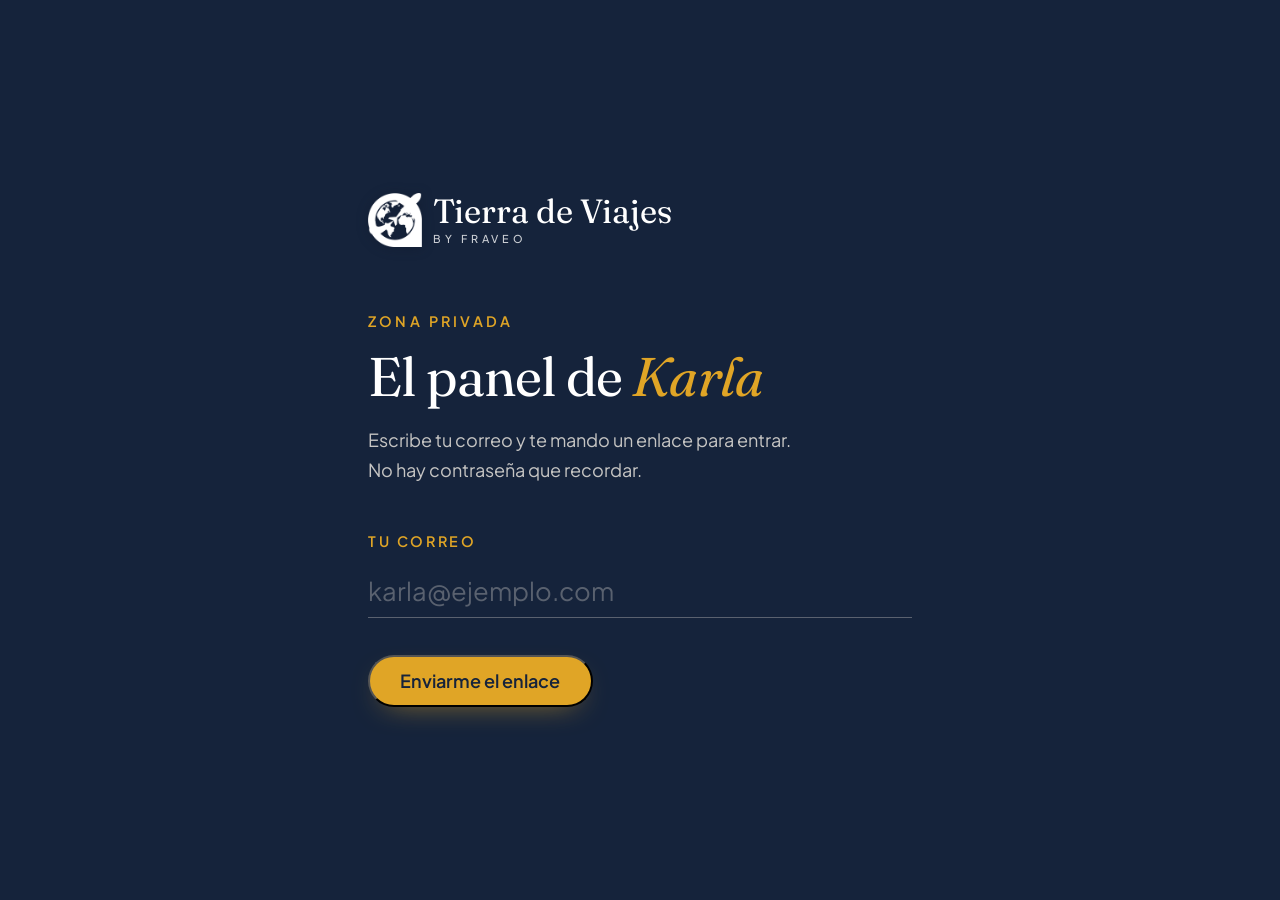
<file: public/admin/index.html>
<!DOCTYPE html>
<html lang="es">
<head>
<meta charset="UTF-8" />
<meta name="viewport" content="width=device-width, initial-scale=1.0" />
<title>Panel · Tierra de Viajes</title>
<!-- Zona privada: fuera de buscadores. -->
<meta name="robots" content="noindex, nofollow" />

<link rel="preconnect" href="https://fonts.googleapis.com" />
<link rel="preconnect" href="https://fonts.gstatic.com" crossorigin />
<link href="https://fonts.googleapis.com/css2?family=Fraunces:ital,opsz,wght@0,9..144,400;0,9..144,500;0,9..144,600;1,9..144,400;1,9..144,500&family=Plus+Jakarta+Sans:wght@400;500;600;700&display=swap" rel="stylesheet" />

<!-- El sistema de diseño de la landing, tal cual. admin.css solo añade lo que un panel necesita. -->
<link rel="stylesheet" href="../css/styles.css" />
<link rel="stylesheet" href="css/admin.css" />
</head>
<body class="admin">

<main class="admin__main">

  <!-- Mientras se comprueba si ya hay sesión abierta. Evita el parpadeo
       de mostrar el formulario de acceso a quien ya entró. -->
  <section class="pantalla" data-pantalla="cargando" hidden>
    <p class="admin__cargando">Un momento…</p>
  </section>

  <!-- ACCESO -->
  <section class="pantalla" data-pantalla="acceso" hidden>
    <div class="acceso">
      <div class="logo">
        <img class="logo__mark" src="../img/logo-emblema.png" alt="" width="256" height="256" />
        <span>Tierra de Viajes<small>by Fraveo</small></span>
      </div>

      <p class="label light">Zona privada</p>
      <h1>El panel de <em>Karla</em></h1>
      <p class="acceso__intro">
        Escribe tu correo y te mando un enlace para entrar.
        No hay contraseña que recordar.
      </p>

      <form class="acceso__form" id="form-acceso" novalidate>
        <label for="correo">Tu correo</label>
        <input
          type="email" id="correo" name="correo"
          autocomplete="email" inputmode="email"
          placeholder="karla@ejemplo.com" required />

        <button type="submit" class="btn btn--oro" id="boton-enviar">
          Enviarme el enlace
        </button>
      </form>

      <p class="acceso__error" id="error-acceso" role="alert" hidden></p>
    </div>
  </section>

  <!-- CORREO ENVIADO -->
  <section class="pantalla" data-pantalla="enviado" hidden>
    <div class="acceso">
      <p class="label light">Ya casi</p>
      <h1>Te mandé un <em>correo</em></h1>
      <p class="acceso__intro">
        Va para <b id="correo-enviado"></b>. Ábrelo y toca el enlace de adentro.
      </p>
      <p class="acceso__nota">
        Ábrelo <b>en este mismo dispositivo</b>: el enlace abre la sesión donde lo toques.
        Si no aparece en unos minutos, revisa la carpeta de spam.
      </p>
      <button type="button" class="acceso__volver" id="boton-volver">Usar otro correo</button>
    </div>
  </section>

  <!-- PANEL (el contenido llega en el Paso 3) -->
  <section class="pantalla" data-pantalla="panel" hidden>
    <header class="panel__top">
      <div class="wrap panel__top-inner">
        <div class="logo logo--oscuro">
          <img class="logo__mark" src="../img/logo-emblema.png" alt="" width="256" height="256" />
          <span>Tierra de Viajes<small>by Fraveo</small></span>
        </div>
        <div class="panel__sesion">
          <span id="correo-sesion"></span>
          <button type="button" class="panel__salir" id="boton-salir">Cerrar sesión</button>
        </div>
      </div>
    </header>

    <div class="wrap panel__cuerpo">

      <nav class="panel__nav">
        <button type="button" class="panel__pestania panel__pestania--activa" data-vista="alta">
          Nuevo itinerario
        </button>
        <button type="button" class="panel__pestania" data-vista="lista">
          Mis itinerarios
        </button>
      </nav>

      <!-- ALTA -->
      <div id="vista-alta">
        <p class="label">Nuevo</p>
        <h1 class="panel__titulo">Entregar un <em>itinerario</em></h1>
        <p class="panel__intro">
          Sube el PDF como lo tengas. El sistema no toca su contenido:
          solo le pone un enlace bonito que tu cliente nunca va a perder.
        </p>

        <form class="formulario" id="form-itinerario" novalidate>

          <div class="campo">
            <label for="cliente">Nombre del cliente</label>
            <input type="text" id="cliente" name="cliente" autocomplete="off"
                   placeholder="Ana y Luis" required />
          </div>

          <div class="campo">
            <label for="titulo">Título del viaje</label>
            <input type="text" id="titulo" name="titulo" autocomplete="off"
                   placeholder="Italia de Ana y Luis" required />
            <p class="campo__ayuda">Es lo que tu cliente va a ver como encabezado de su página.</p>
          </div>

          <div class="campo">
            <span class="campo__etiqueta">¿Qué le entregas?</span>
            <div class="opciones">
              <label class="opcion">
                <input type="radio" name="tipo" value="viaje" checked />
                <span>Un viaje</span>
              </label>
              <label class="opcion">
                <input type="radio" name="tipo" value="asesoria" />
                <span>Una asesoría</span>
              </label>
            </div>
          </div>

          <!-- Las fechas van destacadas a propósito: de ellas dependen la caducidad
               del enlace y el botón de calendario (CONTEXTO.md §7.1). -->
          <div class="campo campo--fechas">
            <span class="campo__etiqueta">Fechas del viaje</span>
            <div class="fechas">
              <label for="inicio">Del <input type="date" id="inicio" name="inicio" /></label>
              <label for="fin">Al <input type="date" id="fin" name="fin" /></label>
            </div>
            <p class="campo__ayuda" id="ayuda-caducidad">
              De aquí salen el botón de calendario y la caducidad del enlace.
              Si las dejas vacías, el enlace caduca en 6 meses.
            </p>
          </div>

          <div class="campo">
            <label for="pdf">El PDF del itinerario</label>
            <input type="file" id="pdf" name="pdf" accept="application/pdf" required />
            <p class="campo__ayuda" id="ayuda-pdf">Solo PDF, hasta 25 MB.</p>
          </div>

          <p class="formulario__error" id="error-alta" role="alert" hidden></p>

          <button type="submit" class="btn btn--marino" id="boton-crear">
            Crear el enlace
          </button>
        </form>
      </div>

      <!-- RESULTADO -->
      <div id="vista-resultado" hidden>
        <p class="label">Listo</p>
        <h1 class="panel__titulo">Ya quedó el <em>enlace</em></h1>
        <p class="panel__intro" id="resultado-intro"></p>

        <div class="resultado__enlace">
          <code id="enlace-generado"></code>
          <button type="button" class="btn btn--marino" id="boton-copiar-enlace">Copiar</button>
        </div>

        <div class="campo campo--mensaje">
          <label for="mensaje">Mensaje para WhatsApp</label>
          <p class="campo__ayuda">Cámbialo a tu gusto antes de copiarlo.</p>
          <textarea id="mensaje" name="mensaje" rows="9"></textarea>
          <div class="resultado__acciones">
            <button type="button" class="btn btn--marino" id="boton-copiar-mensaje">Copiar mensaje</button>
            <button type="button" class="resultado__otro" id="boton-otro">Crear otro itinerario</button>
          </div>
        </div>
      </div>

      <!-- LISTA -->
      <div id="vista-lista" hidden>
        <p class="label">Todos</p>
        <h1 class="panel__titulo">Tus <em>itinerarios</em></h1>

        <div class="campo campo--buscador">
          <label for="buscador">Buscar</label>
          <input type="search" id="buscador" autocomplete="off"
                 placeholder="Nombre del cliente o del viaje" />
        </div>

        <p class="lista__aviso" id="lista-cargando">Cargando…</p>
        <p class="lista__aviso lista__aviso--error" id="error-lista" role="alert" hidden></p>
        <p class="lista__aviso" id="lista-vacia" hidden></p>

        <div class="lista" id="lista-itinerarios"></div>
      </div>

      <!-- Un solo campo de archivo para todos los reemplazos: se dispara desde
           el botón de la tarjeta que toque. -->
      <input type="file" id="reemplazo-pdf" accept="application/pdf" hidden />

    </div>
  </section>

</main>

<!-- Cliente de Supabase (copia local: el panel no depende de que un CDN esté vivo). -->
<script src="js/vendor/supabase.js"></script>
<script type="module" src="js/sesion.js"></script>
<script type="module" src="js/panel.js"></script>
<script type="module" src="js/navegacion.js"></script>
</body>
</html>
</file>
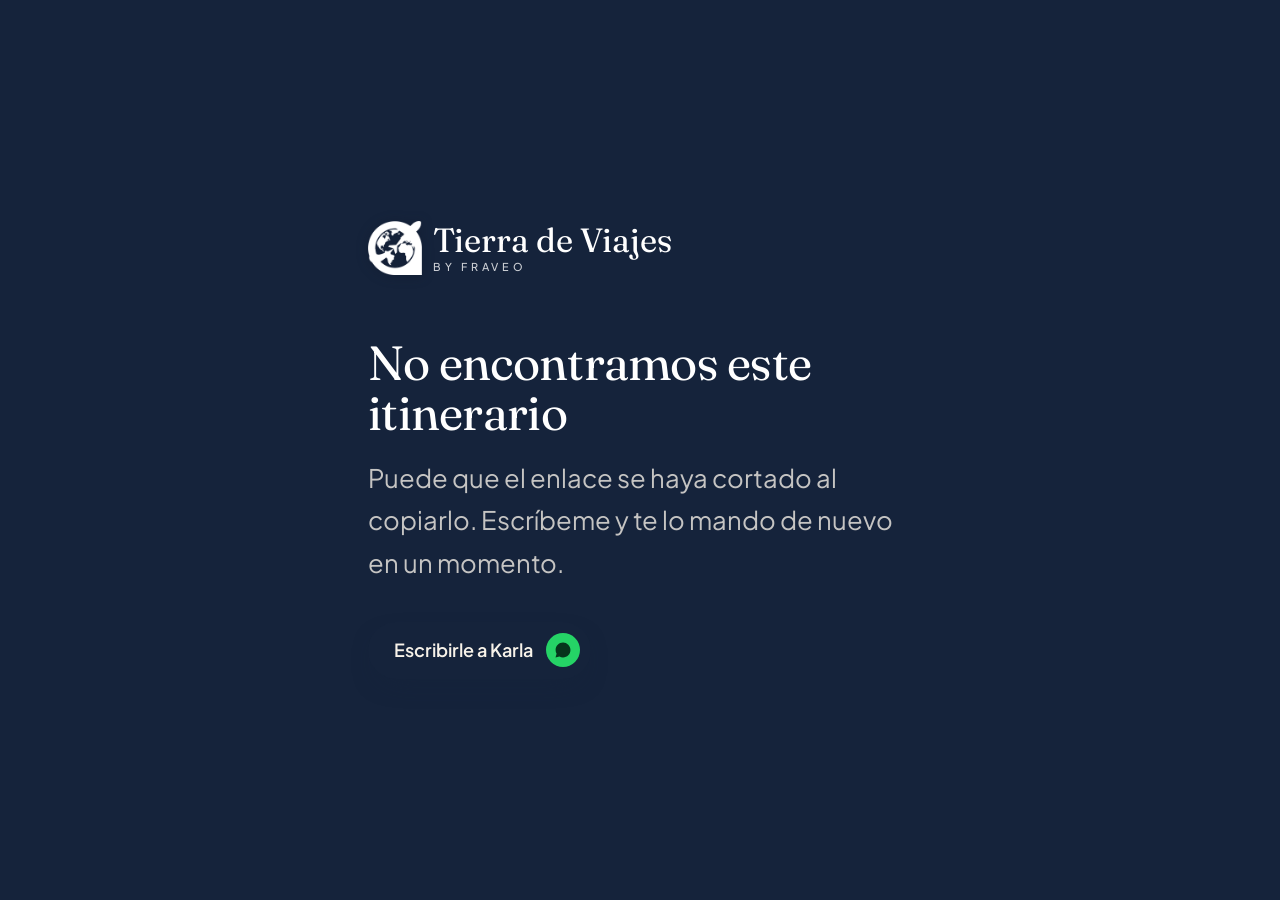
<file: public/viaje/index.html>
<!DOCTYPE html>
<html lang="es">
<head>
<meta charset="UTF-8" />
<meta name="viewport" content="width=device-width, initial-scale=1.0" />
<title>Tu itinerario · Tierra de Viajes</title>

<!-- La vista previa que arma WhatsApp al pegar el enlace descarga esta página.
     Por eso las etiquetas de abajo son genéricas y de marca: nunca el nombre del
     cliente ni su destino (PLAN-DE-TRABAJO.md §2.2). Quien vea el chat por encima
     del hombro no debe enterarse de nada. -->
<meta property="og:title" content="Tu itinerario · Tierra de Viajes" />
<meta property="og:description" content="Tu viaje, siempre a la mano." />
<meta property="og:type" content="website" />
<meta name="robots" content="noindex, nofollow" />

<link rel="preconnect" href="https://fonts.googleapis.com" />
<link rel="preconnect" href="https://fonts.gstatic.com" crossorigin />
<link href="https://fonts.googleapis.com/css2?family=Fraunces:ital,opsz,wght@0,9..144,400;0,9..144,500;0,9..144,600;1,9..144,400;1,9..144,500&family=Plus+Jakarta+Sans:wght@400;500;600;700&display=swap" rel="stylesheet" />

<link rel="stylesheet" href="../css/styles.css" />
<link rel="stylesheet" href="css/viaje.css" />
</head>
<body class="viaje">

<!-- CARGANDO -->
<section class="estado" data-estado="cargando">
  <p class="estado__texto">Abriendo tu itinerario…</p>
</section>

<!-- ITINERARIO -->
<main class="estado" data-estado="ok" hidden>

  <header class="cabecera">
    <div class="wrap cabecera__inner">
      <div class="logo">
        <img class="logo__mark" src="../img/logo-emblema.png" alt="" width="256" height="256" />
        <span>Tierra de Viajes<small>by Fraveo</small></span>
      </div>
    </div>
  </header>

  <div class="wrap">

    <section class="saludo">
      <p class="label">Tu viaje</p>
      <h1 id="saludo-titulo"></h1>
      <p class="saludo__fechas" id="saludo-fechas"></p>
      <p class="saludo__actualizado" id="saludo-actualizado"></p>
    </section>

    <!-- Lo que el cliente vino a hacer, sin nada que estorbe alrededor -->
    <section class="acciones">
      <button type="button" class="btn btn--grande" id="boton-abrir">
        Abrir mi itinerario
      </button>
      <button type="button" class="btn btn--grande btn--claro" id="boton-descargar">
        Descargar
      </button>
      <p class="acciones__error" id="error-pdf" role="alert" hidden></p>
    </section>

    <!-- El visor solo aparece en pantallas grandes y bajo petición:
         en iPhone el PDF incrustado sale en blanco (PLAN-DE-TRABAJO.md §2.3). -->
    <section class="visor" id="visor" hidden>
      <iframe id="visor-marco" title="Tu itinerario"></iframe>
    </section>

    <!-- El modo sin conexión de este proyecto es este consejo, no un service worker.
         El PDF descargado lo entiende cualquiera y no se queda desactualizado
         sin avisar (PLAN-DE-TRABAJO.md §4). -->
    <section class="offline">
      <h2>Antes de viajar, descárgalo</h2>
      <p>
        Guárdalo en tu celular mientras tengas internet. Así lo vas a poder abrir
        en el viaje aunque no tengas señal ni WiFi.
      </p>
    </section>

    <!-- El calendario del teléfono avisa solo y funciona sin internet: para quien
         viaja con el roaming apagado es la capa más útil de todas. -->
    <section class="calendario" id="calendario" hidden>
      <h2>Que no se te olvide</h2>
      <p>
        Guarda las fechas en el calendario de tu teléfono. Te va a avisar tres días
        antes y lleva este enlace dentro, por si lo necesitas.
      </p>
      <button type="button" class="btn btn--claro" id="boton-calendario">
        Agregar a mi calendario
      </button>
    </section>

    <section class="extras">
      <button type="button" class="extras__accion" id="boton-imprimir">
        Imprimir mi itinerario
      </button>
    </section>

    <section class="contacto">
      <h2>¿Algo cambió en tu viaje?</h2>
      <p>Escríbeme y lo vemos. Estoy para ayudarte antes, durante y después.</p>
      <a class="btn" id="boton-whatsapp" href="#">
        Escribirle a Karla
        <span class="wa"><svg viewBox="0 0 24 24" fill="currentColor"><path d="M12.04 2C6.58 2 2.13 6.45 2.13 11.91c0 1.75.46 3.45 1.32 4.95L2 22l5.25-1.38a9.9 9.9 0 0 0 4.79 1.22c5.46 0 9.9-4.45 9.9-9.91 0-2.65-1.03-5.14-2.9-7.01A9.82 9.82 0 0 0 12.04 2Z"/></svg></span>
      </a>
    </section>

    <!-- Solo se ve en papel: si pierdes la hoja, aquí está cómo volver. -->
    <section class="solo-impresion" id="pie-impresion">
      <p class="solo-impresion__titulo">Si pierdes este papel</p>
      <p>Entra a esta dirección desde cualquier teléfono o computadora:</p>
      <p class="solo-impresion__enlace" id="enlace-impreso"></p>
      <div class="solo-impresion__qr" id="qr"></div>
    </section>

  </div>

  <footer class="pie">
    <div class="wrap">
      <p>Tierra de Viajes <em>by Fraveo</em> · Diseño de viajes a Europa</p>
    </div>
  </footer>
</main>

<!-- ENLACE QUE NO LLEVA A NINGÚN LADO -->
<!-- Los tres finales tristes comparten plantilla y cambian solo el texto.
     Ninguno enseña un error técnico: siempre hay una salida y es Karla. -->
<section class="estado estado--triste" data-estado="problema" hidden>
  <div class="wrap triste">
    <div class="logo logo--oscuro">
      <img class="logo__mark" src="../img/logo-emblema.png" alt="" width="256" height="256" />
      <span>Tierra de Viajes<small>by Fraveo</small></span>
    </div>
    <h1 id="triste-titulo"></h1>
    <p id="triste-texto"></p>
    <a class="btn" id="triste-whatsapp" href="#">
      Escribirle a Karla
      <span class="wa"><svg viewBox="0 0 24 24" fill="currentColor"><path d="M12.04 2C6.58 2 2.13 6.45 2.13 11.91c0 1.75.46 3.45 1.32 4.95L2 22l5.25-1.38a9.9 9.9 0 0 0 4.79 1.22c5.46 0 9.9-4.45 9.9-9.91 0-2.65-1.03-5.14-2.9-7.01A9.82 9.82 0 0 0 12.04 2Z"/></svg></span>
    </a>
  </div>
</section>

<!-- Generador de QR (copia local). El código se dibuja aquí, en el navegador:
     mandar el enlace a un servicio externo de QR sería entregarle a un tercero
     la llave del itinerario del cliente. -->
<script src="js/vendor/qrcode.js"></script>
<script type="module" src="js/viaje.js"></script>
</body>
</html>
</file>
<file: public/css/styles.css>
/* Tierra de Viajes by Fraveo — hoja de estilos
   Sistema de diseño, layout y animaciones de la landing. */

  :root{
    --navy:#15233B; --navy-2:#1A2A47; --gold:#E0A526; --gold-deep:#B9810F;
    --cream:#F7F2E9; --cream-2:#EFE6D4; --wa:#25D366; --red:#C2362F;
    --ink:#1B2433; --ink-soft:#5A6275;

    --step--1:clamp(0.8rem, 0.76rem + 0.2vw, 0.9rem);
    --step-0:clamp(1rem, 0.95rem + 0.25vw, 1.13rem);
    --step-1:clamp(1.2rem, 1rem + 0.9vw, 1.6rem);
    --step-2:clamp(1.9rem, 1.25rem + 2.7vw, 3.4rem);
    --step-3:clamp(2.6rem, 1.3rem + 5.4vw, 6.2rem);
    --step-4:clamp(3.4rem, 1.5rem + 8vw, 9rem);

    --maxw:1280px;
    --ease:cubic-bezier(0.22,1,0.36,1);
  }
  *{box-sizing:border-box;margin:0;padding:0;}
  html{-webkit-font-smoothing:antialiased;}
  body{background:var(--cream);color:var(--ink);font-family:"Plus Jakarta Sans",system-ui,sans-serif;font-size:var(--step-0);line-height:1.65;overflow-x:hidden;}
  html.lenis,html.lenis body{height:auto;}
  .lenis.lenis-smooth{scroll-behavior:auto!important;}
  .wrap{width:min(90%,var(--maxw));margin-inline:auto;}
  img{max-width:100%;display:block;}

  h1,h2,h3{font-family:"Fraunces",Georgia,serif;font-weight:400;line-height:1.04;letter-spacing:-0.015em;}
  em{font-style:italic;}

  /* label sin líneas decorativas — solo tipografía */
  .label{font-size:var(--step--1);font-weight:600;letter-spacing:0.22em;text-transform:uppercase;color:var(--gold-deep);}
  .label.light{color:var(--gold);}
  .label .idx{font-family:"Fraunces",serif;font-style:italic;font-weight:400;letter-spacing:0;margin-right:.6rem;opacity:.9;}

  /* ---------- BOTÓN refinado: marino con punto verde de acento ---------- */
  .btn{display:inline-flex;align-items:center;gap:.85rem;background:var(--navy);color:var(--cream);
    font-family:"Plus Jakarta Sans";font-weight:600;font-size:var(--step-0);
    padding:.7rem .7rem .7rem 1.6rem;border-radius:999px;text-decoration:none;
    transition:transform .5s var(--ease),box-shadow .5s var(--ease);box-shadow:0 10px 30px -16px rgba(21,35,59,.7);}
  .btn:hover{transform:translateY(-3px);box-shadow:0 22px 44px -20px rgba(21,35,59,.75);}
  .btn .wa{width:34px;height:34px;flex:none;display:grid;place-items:center;border-radius:50%;background:var(--wa);color:#06351c;transition:transform .5s var(--ease);}
  .btn:hover .wa{transform:rotate(8deg) scale(1.06);}
  .btn .wa svg{width:18px;height:18px;}
  .btn.ghost{background:transparent;color:var(--cream);border:1px solid rgba(247,242,233,.35);box-shadow:none;padding:.55rem .55rem .55rem 1.3rem;font-size:var(--step--1);}
  .btn.ghost:hover{border-color:var(--cream);}
  .btn.ghost .wa{width:28px;height:28px;}
  .btn.ghost .wa svg{width:15px;height:15px;}

  .arrow-link{display:inline-flex;align-items:center;gap:.5rem;color:var(--navy);font-weight:600;text-decoration:none;transition:gap .35s var(--ease);}
  .arrow-link::after{content:"→";color:var(--gold-deep);transition:transform .35s var(--ease);}
  .arrow-link:hover{gap:.8rem;}

  /* ---------- máscaras de revelado ---------- */
  /* padding compensado: deja respirar los descendentes de la itálica sin mover el layout */
  .mask{overflow:hidden;padding-block:0.12em;margin-block:-0.12em;}
  .js .rise{transform:translateY(110%);will-change:transform;}
  .js .fade{opacity:0;transform:translateY(24px);will-change:transform,opacity;}
  .reveal-img{position:relative;overflow:hidden;}
  .reveal-img .img-i{position:absolute;inset:0;background-size:cover;background-position:center;}
  .js .reveal-img{clip-path:inset(100% 0 0 0);}
  .js .reveal-img .img-i{transform:scale(1.35);}

  /* Tratamiento de foto cohesivo — misma temperatura cálida y editorial en TODAS las imágenes */
  .hero__img,.karla__photo .img-i,.gitem .img-i,.cut__img{
    filter:saturate(0.82) contrast(1.06) brightness(0.98) sepia(0.12);
  }

  /* ============================== NAV ============================== */
  .nav{position:absolute;top:0;left:0;right:0;z-index:30;padding:clamp(1.1rem,3vw,1.9rem) 0;}
  .nav .wrap{display:flex;align-items:center;justify-content:space-between;}
  .logo{display:flex;align-items:center;gap:.72rem;font-family:"Fraunces",serif;font-size:clamp(1.55rem, 1.25rem + 1.2vw, 2.1rem);color:#fff;line-height:1;}
  /* emblema en em: escala solo con el tamaño del logotipo */
  .logo__mark{height:1.6em;width:auto;flex:none;filter:drop-shadow(0 1px 6px rgba(16,25,43,.45));}
  .logo>span{white-space:nowrap;}   /* el nombre nunca se parte en dos líneas */
  .logo small{display:block;font-family:"Plus Jakarta Sans";font-size:.68rem;letter-spacing:.34em;text-transform:uppercase;opacity:.78;font-weight:500;margin-top:5px;}
  .nav-links{display:flex;gap:var(--space-m,2rem);align-items:center;}
  .nav-links a:not(.btn){color:#fff;text-decoration:none;font-size:var(--step--1);font-weight:500;opacity:.85;margin-left:2rem;white-space:nowrap;transition:opacity .3s;}
  .nav-links a:not(.btn):hover{opacity:1;}
  @media(max-width:860px){.nav-links a:not(.btn){display:none;}}
  /* en móvil el logotipo se reduce para dejar aire frente al botón */
  @media(max-width:560px){
    .logo{font-size:clamp(1.05rem, 0.55rem + 2.3vw, 1.3rem);gap:.5rem;}
    .logo__mark{height:1.5em;}
    .logo small{font-size:.54rem;letter-spacing:.26em;margin-top:3px;}
  }

  /* ============================== HERO ============================== */
  .hero{position:relative;min-height:100svh;display:flex;align-items:flex-end;color:#fff;background:var(--navy);overflow:hidden;}
  /* Encuadre anclado abajo (75%): prioriza canal/barcos/puente y recorta cielo, en cualquier proporción de pantalla */
  .hero__img{position:absolute;inset:0;background:var(--navy) url("https://images.unsplash.com/photo-1523906834658-6e24ef2386f9?q=80&w=2200&auto=format&fit=crop") center 75%/cover;transform:scale(1.06);animation:zoom 18s var(--ease) forwards;}
  @keyframes zoom{to{transform:scale(1);}}
  .hero__veil{position:absolute;inset:0;background:linear-gradient(to top,rgba(16,25,43,.94) 0%,rgba(16,25,43,.34) 46%,rgba(16,25,43,.06) 82%),linear-gradient(105deg,rgba(16,25,43,.5),transparent 60%);}
  .hero__grain{position:absolute;inset:0;opacity:.05;pointer-events:none;mix-blend-mode:overlay;background-image:url("data:image/svg+xml;utf8,<svg xmlns='http://www.w3.org/2000/svg' width='120' height='120'><filter id='n'><feTurbulence type='fractalNoise' baseFrequency='0.9' numOctaves='3'/></filter><rect width='100%25' height='100%25' filter='url(%23n)'/></svg>");}
  /* etiqueta vertical lateral — toque editorial asimétrico */
  .hero__side{position:absolute;right:clamp(1rem,4vw,3rem);top:50%;transform:translateY(-50%) rotate(90deg);transform-origin:right center;z-index:3;font-size:var(--step--1);letter-spacing:.4em;text-transform:uppercase;color:rgba(255,255,255,.55);}
  @media(max-width:860px){.hero__side{display:none;}}
  .hero__content{position:relative;z-index:2;padding-bottom:clamp(3rem,9vh,7rem);width:100%;}
  .hero__inner{max-width:60rem;}
  .hero h1{font-size:var(--step-3);margin:1.4rem 0 1.4rem;max-width:16ch;}
  .hero h1 em{color:var(--gold);}
  .hero__sub{font-size:var(--step-0);font-weight:400;max-width:46ch;color:rgba(255,255,255,.84);margin-bottom:2.2rem;}
  .trust{display:flex;flex-wrap:wrap;gap:.6rem 2.6rem;align-items:center;margin-top:clamp(2.4rem,6vh,4.5rem);font-size:var(--step--1);color:rgba(255,255,255,.72);}
  .trust b{color:#fff;font-weight:600;}
  .stars{color:var(--gold);letter-spacing:2px;}

  /* ============================== KARLA ============================== */
  .karla{padding:clamp(6rem,13vw,12rem) 0;background:var(--cream);position:relative;}
  /* nombre gigante de fondo, editorial */
  /* top calculado para que el nombre nunca choque con la foto en ningún ancho de pantalla:
     padding-top de .karla = clamp(6rem,13vw,12rem); alto del ghost = --step-4. top + alto < padding-top siempre. */
  .karla__ghost{position:absolute;top:clamp(1.2rem, 2.2vw, 2.6rem);left:0;right:0;text-align:center;font-family:"Fraunces",serif;font-style:italic;font-size:var(--step-4);color:var(--cream-2);line-height:1;pointer-events:none;z-index:0;white-space:nowrap;}
  .karla .wrap{position:relative;z-index:1;}
  .karla__grid{display:grid;grid-template-columns:1.05fr 0.95fr;gap:clamp(2.5rem,7vw,7rem);align-items:end;}
  .karla__photo{aspect-ratio:4/5;border-radius:2px;background:var(--cream-2);}
  .karla__photo .img-i{background-image:url("../img/karla.webp");}
  .karla__text{padding-bottom:clamp(1rem,4vw,3rem);}
  .karla h2{font-size:clamp(1.75rem, 1.15rem + 2.3vw, 3rem);margin:1.2rem 0 1.6rem;max-width:19ch;}
  .karla h2 em{color:var(--gold-deep);}
  .karla p{color:var(--ink-soft);max-width:46ch;margin-bottom:1.4rem;}
  .karla p .lead{color:var(--ink);font-weight:500;}
  .creds{margin-top:2rem;display:flex;flex-wrap:wrap;gap:.4rem 1.6rem;font-size:var(--step--1);font-weight:600;color:var(--navy);}
  .creds span{position:relative;}
  .creds span:not(:last-child)::after{content:"";position:absolute;right:-.85rem;top:50%;width:3px;height:3px;border-radius:50%;background:var(--gold);transform:translateY(-50%);}
  @media(max-width:860px){.karla__grid{grid-template-columns:1fr;gap:3rem;}.karla__photo{max-width:360px;}.karla__ghost{display:none;}}

  /* ============================== WHY (problema) — asimétrico ============================== */
  .why{padding:clamp(6rem,13vw,12rem) 0;background:var(--navy);color:var(--cream);}
  .why__grid{display:grid;grid-template-columns:1fr 1fr;gap:clamp(2rem,6vw,5rem);align-items:start;}
  .why__big{font-family:"Fraunces",serif;font-size:var(--step-2);line-height:1.08;color:#fff;}
  .why__big em{color:var(--gold);}
  .why__col{align-self:end;color:rgba(255,255,255,.74);}
  .why__col p{margin-bottom:1.2rem;max-width:42ch;}
  @media(max-width:860px){.why__grid{grid-template-columns:1fr;gap:2rem;}}

  /* ============================== HOW — sticky + lista ============================== */
  .how{padding:clamp(6rem,13vw,12rem) 0;background:var(--cream);position:relative;overflow:hidden;}
  .how .wrap{position:relative;z-index:1;}
  .how__grid{display:grid;grid-template-columns:0.85fr 1.15fr;gap:clamp(2.5rem,7vw,6rem);align-items:start;}
  .how__head{position:sticky;top:14vh;}
  .how__head h2{font-size:var(--step-2);margin-top:1.2rem;max-width:12ch;}
  .step{display:grid;grid-template-columns:auto 1fr;gap:clamp(1.2rem,3vw,2.4rem);padding:clamp(1.6rem,3.5vw,2.6rem) 0;border-top:1px solid rgba(21,35,59,.12);}
  .step:last-child{border-bottom:1px solid rgba(21,35,59,.12);}
  .step__n{font-family:"Fraunces",serif;font-style:italic;font-size:clamp(1.8rem,5vw,3rem);color:var(--gold);line-height:.9;}
  .step h3{font-weight:500;font-size:var(--step-1);color:var(--navy);margin-bottom:.4rem;}
  .step p{color:var(--ink-soft);max-width:46ch;}
  @media(max-width:860px){.how__grid{grid-template-columns:1fr;gap:2rem;}.how__head{position:static;}}

  /* Ruta punteada + avioncito (se dibuja con el scroll) */
  .route{position:absolute;inset:0;width:100%;height:100%;z-index:0;pointer-events:none;}
  .route__dash{stroke:var(--gold);stroke-width:3;stroke-linecap:round;stroke-dasharray:0.6 17;fill:none;vector-effect:non-scaling-stroke;opacity:.55;}
  .route__reveal{stroke:#fff;stroke-width:14;fill:none;}
  .plane{position:absolute;top:0;left:0;z-index:0;width:clamp(26px,3vw,38px);height:auto;margin:-16px 0 0 -16px;display:none;pointer-events:none;filter:drop-shadow(0 3px 7px rgba(21,35,59,.28));}

  /* ============================== AVIÓN 3D (CTA final, carga lazy) ============================== */
  .plane3d-wrap{position:relative;margin-bottom:1.2rem;}
  #plane3d{height:clamp(200px,24vw,280px);position:relative;cursor:pointer;touch-action:manipulation;overflow:hidden;}
  /* el canvas JAMÁS se sale de su caja: el buffer interno lo ajusta el ResizeObserver */
  #plane3d canvas{display:block;width:100%!important;height:100%!important;}
  #plane3d::after{content:"";position:absolute;left:50%;bottom:8px;width:52%;height:16px;transform:translateX(-50%);background:radial-gradient(ellipse,rgba(21,35,59,.16),transparent 68%);border-radius:50%;pointer-events:none;}
  .plane3d__hint{display:block;text-align:center;font-family:"Fraunces",serif;font-style:italic;font-size:var(--step--1);color:var(--ink-soft);margin-top:.2rem;}

  /* ============================== TESTIMONIOS — citas escalonadas, sin cajas ============================== */
  .testi{padding:clamp(6rem,13vw,12rem) 0;background:var(--cream-2);overflow:hidden;}
  .testi__head{margin-bottom:clamp(3rem,8vw,6rem);max-width:30ch;}
  .testi__head h2{font-size:var(--step-2);margin-top:1.2rem;}
  .tlist{display:flex;flex-direction:column;gap:clamp(3rem,9vw,7rem);}
  .tq{max-width:40ch;}
  .tq p{font-family:"Fraunces",serif;font-style:italic;font-size:clamp(1.4rem, 1.05rem + 1.5vw, 2.1rem);line-height:1.24;color:var(--navy);}
  .tq .who{display:block;margin-top:1.1rem;font-size:var(--step--1);font-weight:600;letter-spacing:.04em;color:var(--gold-deep);text-transform:uppercase;}
  .tq:nth-child(1){margin-left:0;}
  .tq:nth-child(2){margin-left:auto;text-align:right;}
  .tq:nth-child(3){margin-left:clamp(0px,18vw,16rem);}
  .tq:nth-child(4){margin-left:auto;text-align:right;}
  @media(max-width:720px){.tq,.tq:nth-child(n){max-width:100%;margin-left:0;text-align:left;}}
  /* cierre de sección: reseñas verificables en Google */
  .testi__more{margin-top:clamp(3rem,7vw,5rem);padding-top:1.8rem;border-top:1px solid rgba(21,35,59,.12);display:flex;flex-wrap:wrap;align-items:center;gap:.5rem 1.5rem;font-size:var(--step--1);color:var(--ink-soft);}
  .testi__more .stars{color:var(--gold-deep);letter-spacing:2px;}
  .testi__more b{color:var(--navy);font-weight:600;}

  /* ============================== INVERSIÓN ============================== */
  .invest{padding:clamp(6rem,13vw,12rem) 0;background:var(--navy);color:var(--cream);}
  .invest__head{display:flex;justify-content:space-between;align-items:flex-end;flex-wrap:wrap;gap:2rem;margin-bottom:clamp(3rem,7vw,5rem);}
  .invest__head h2{font-size:var(--step-2);max-width:24ch;margin-top:1.2rem;color:#fff;}
  .invest__head h2 em{color:var(--gold);}
  .invest__head .note{color:rgba(255,255,255,.6);max-width:32ch;font-size:var(--step--1);}
  .plans{display:grid;grid-template-columns:repeat(3,1fr);}
  .plan{padding:clamp(1.8rem,3vw,2.6rem) clamp(1.4rem,2.5vw,2rem);border-left:1px solid rgba(255,255,255,.14);display:flex;flex-direction:column;gap:.5rem;transition:background .5s var(--ease);}
  .plan:first-child{border-left:none;}
  .plan:hover{background:rgba(255,255,255,.04);}
  .plan.feat{background:linear-gradient(180deg,rgba(224,165,38,.12),transparent 55%);}
  .plan__tag{font-size:.66rem;letter-spacing:.2em;text-transform:uppercase;color:var(--gold);font-weight:700;min-height:1em;margin-bottom:.4rem;}
  .plan h3{font-size:var(--step-1);color:#fff;font-weight:500;}
  .plan h3 em{display:block;color:var(--gold);font-size:.72em;font-weight:400;margin-top:.1rem;}
  .plan .price{font-family:"Fraunces",serif;font-size:clamp(2rem,4.5vw,2.8rem);color:#fff;margin:.4rem 0;}
  .plan .price small{font-size:.4em;color:rgba(255,255,255,.5);letter-spacing:.05em;}
  .plan .desc{font-size:var(--step--1);color:rgba(255,255,255,.68);line-height:1.55;}
  .invest__band{margin-top:clamp(2rem,5vw,3rem);display:flex;flex-wrap:wrap;justify-content:space-between;align-items:center;gap:1.2rem;padding-top:clamp(1.6rem,4vw,2.2rem);border-top:1px solid rgba(255,255,255,.14);}
  .invest__band p{color:var(--cream);}
  .invest__band b{color:#fff;}
  .invest__band a{color:var(--cream);}
  .invest__band .arrow-link::after{color:var(--gold);}
  .invest__foot{margin-top:1.4rem;font-size:var(--step--1);color:rgba(255,255,255,.5);}
  @media(max-width:820px){.plans{grid-template-columns:1fr;}.plan{border-left:none;border-top:1px solid rgba(255,255,255,.14);}.plan:first-child{border-top:none;}}

  /* ============================== CTA FINAL — asimétrico ============================== */
  .final{padding:clamp(6rem,14vw,13rem) 0;background:var(--cream);}
  .final__grid{display:grid;grid-template-columns:1.15fr 0.85fr;gap:clamp(2rem,6vw,5rem);align-items:center;}
  .final h2{font-size:clamp(2.1rem, 1.25rem + 3.7vw, 4.7rem);max-width:15ch;margin:1.4rem 0 1.6rem;}
  .final h2 em{color:var(--gold-deep);}
  .final__copy p{color:var(--ink-soft);max-width:40ch;margin-bottom:2rem;}
  .final__side{min-width:0;}
  .alt{margin-top:clamp(3rem,7vw,5rem);padding-top:2rem;border-top:1px solid rgba(21,35,59,.12);color:var(--ink-soft);max-width:54ch;}
  .alt b{color:var(--navy);}
  @media(max-width:860px){.final__grid{grid-template-columns:1fr;gap:2.5rem;align-items:start;}}

  /* ============================== FOOTER ============================== */
  footer{background:var(--navy);color:rgba(255,255,255,.68);padding:clamp(4rem,8vw,6rem) 0 3rem;font-size:var(--step--1);}
  .foot-grid{display:flex;flex-wrap:wrap;justify-content:space-between;gap:3rem;margin-bottom:4rem;}
  footer .logo{font-size:var(--step-1);}
  footer a{color:rgba(255,255,255,.68);text-decoration:none;transition:color .3s;}
  footer a:hover{color:var(--gold);}
  .foot-col h4{color:#fff;font-weight:600;font-size:var(--step--1);letter-spacing:.05em;margin-bottom:.8rem;text-transform:uppercase;}
  .foot-col p,.foot-col a{display:block;margin-bottom:.35rem;}
  .legal{padding-top:1.6rem;border-top:1px solid rgba(255,255,255,.12);font-size:.76rem;color:rgba(255,255,255,.46);line-height:1.7;}

  /* ============================== GALERÍA DE DESTINOS (mosaico asimétrico) ============================== */
  .gallery{padding:clamp(2rem,6vw,4rem) 0 clamp(6rem,13vw,12rem);background:var(--cream);}
  .gallery__head{display:flex;justify-content:space-between;align-items:flex-end;flex-wrap:wrap;gap:1.5rem;margin-bottom:clamp(2rem,5vw,3.5rem);}
  .gallery__head h2{font-size:var(--step-2);max-width:18ch;margin-top:1rem;}
  .gallery__head h2 em{color:var(--gold-deep);}
  .gallery__head .note{color:var(--ink-soft);max-width:30ch;}
  .mosaic{display:grid;grid-template-columns:1.5fr 1fr;grid-template-rows:repeat(2,minmax(170px,29vh));gap:clamp(.7rem,1.4vw,1.1rem);}
  .gitem{position:relative;overflow:hidden;border-radius:2px;background:var(--navy);}
  .gitem .img-i{position:absolute;inset:0;background-size:cover;background-position:center;transition:transform .9s var(--ease);}
  .gitem:hover .img-i{transform:scale(1.06);}
  .gitem::after{content:"";position:absolute;inset:0;background:linear-gradient(to top,rgba(16,25,43,.6),transparent 55%);z-index:1;}
  .gitem.tall{grid-column:1;grid-row:1/3;}
  .gitem__cap{position:absolute;left:clamp(1rem,2vw,1.6rem);bottom:clamp(.8rem,2vw,1.3rem);z-index:2;color:#fff;font-family:"Fraunces",serif;font-style:italic;font-size:var(--step-1);text-shadow:0 2px 24px rgba(0,0,0,.45);}
  @media(max-width:720px){.mosaic{grid-template-columns:1fr 1fr;grid-template-rows:none;}.gitem{aspect-ratio:1/1;}.gitem.tall{grid-column:1/3;aspect-ratio:16/10;}}

  /* ============================== CORTE CINEMÁTICO (interstitial) ============================== */
  .cut{position:relative;height:clamp(60vh,78vh,88vh);overflow:hidden;display:flex;align-items:center;justify-content:center;text-align:center;color:#fff;background:var(--navy);}
  .cut__img{position:absolute;inset:-9% 0;background:var(--navy) url("https://images.unsplash.com/photo-1530841377377-3ff06c0ca713?q=80&w=2200&auto=format&fit=crop") center/cover;will-change:transform;}
  .cut::after{content:"";position:absolute;inset:0;background:linear-gradient(rgba(16,25,43,.38),rgba(16,25,43,.5));}
  .cut__q{position:relative;z-index:2;max-width:44ch;font-family:"Fraunces",serif;font-style:italic;font-size:var(--step-2);line-height:1.16;text-shadow:0 2px 36px rgba(0,0,0,.4);padding:0 1.5rem;}
  .cut__q em{color:var(--gold);font-style:italic;}

  @media(prefers-reduced-motion:reduce){
    .js .rise,.js .fade{transform:none;opacity:1;}
    .js .reveal-img{clip-path:none;}.js .reveal-img .img-i{transform:none;}
    .hero__img{animation:none;transform:none;}
  }
</file>
<file: public/admin/css/admin.css>
/* Panel de Karla — sólo lo que un panel necesita.
   La paleta, la escala tipográfica, las tipografías y .btn vienen de ../../css/styles.css.
   Aquí no se define ningún color nuevo: todo sale de las variables de la landing. */

.admin { background: var(--navy); }
.admin__main { min-height: 100svh; display: flex; flex-direction: column; }
.pantalla[hidden] { display: none; }
.pantalla { flex: 1; display: flex; flex-direction: column; }

.admin__cargando {
  margin: auto;
  color: rgba(247, 242, 233, .55);
  font-family: "Fraunces", Georgia, serif;
  font-style: italic;
  font-size: var(--step-1);
}

/* ============================== ACCESO ============================== */
/* Pantalla completa en marino: se lee de inmediato como "esto es privado". */
.acceso {
  margin: auto;
  width: min(90%, 34rem);
  padding: clamp(3rem, 9vh, 6rem) 0;
  color: var(--cream);
}
.acceso .logo { color: #fff; margin-bottom: clamp(2.5rem, 7vh, 4.5rem); }

.acceso h1 {
  font-size: clamp(2.1rem, 1.4rem + 3vw, 3.4rem);
  color: #fff;
  margin: 1rem 0 1.2rem;
}
.acceso h1 em { color: var(--gold); }

.acceso__intro {
  color: rgba(247, 242, 233, .78);
  max-width: 34ch;
  margin-bottom: clamp(2rem, 5vh, 3rem);
}
.acceso__intro b { color: #fff; font-weight: 600; }

.acceso__nota {
  font-size: var(--step--1);
  color: rgba(247, 242, 233, .55);
  max-width: 40ch;
  line-height: 1.7;
  border-top: 1px solid rgba(247, 242, 233, .16);
  padding-top: 1.4rem;
}
.acceso__nota b { color: rgba(247, 242, 233, .82); font-weight: 600; }

/* --- formulario --- */
.acceso__form { display: flex; flex-direction: column; gap: .7rem; }

.acceso__form label {
  font-size: var(--step--1);
  font-weight: 600;
  letter-spacing: .18em;
  text-transform: uppercase;
  color: var(--gold);
}

/* Campo grande y de una sola línea: el público de este proyecto no es techie
   y el panel se abre tanto en escritorio como en el celular. */
.acceso__form input {
  width: 100%;
  font-family: "Plus Jakarta Sans", system-ui, sans-serif;
  font-size: var(--step-1);
  color: #fff;
  background: transparent;
  border: 0;
  border-bottom: 1px solid rgba(247, 242, 233, .3);
  padding: .6rem 0;
  transition: border-color .35s var(--ease);
}
.acceso__form input::placeholder { color: rgba(247, 242, 233, .3); }
.acceso__form input:focus {
  outline: none;
  border-bottom-color: var(--gold);
}
/* El foco también tiene que verse para quien navega con teclado. */
.acceso__form input:focus-visible { border-bottom-width: 2px; }

.acceso__form .btn { margin-top: 1.6rem; align-self: flex-start; }

/* Variante dorada de .btn: el marino de la landing desaparecería sobre este fondo. */
.btn--oro {
  background: var(--gold);
  color: var(--navy);
  padding: .8rem 1.9rem;
  box-shadow: 0 10px 30px -16px rgba(224, 165, 38, .8);
}
.btn--oro:hover { box-shadow: 0 22px 44px -20px rgba(224, 165, 38, .85); }
.btn--oro[disabled] {
  opacity: .55;
  cursor: progress;
  transform: none;
  box-shadow: none;
}

.acceso__error {
  margin-top: 1.4rem;
  color: #FFB9B4;
  font-size: var(--step--1);
  border-left: 2px solid var(--red);
  padding-left: .9rem;
  line-height: 1.6;
}

.acceso__volver {
  margin-top: 2rem;
  background: none;
  border: 0;
  padding: 0;
  font: inherit;
  font-size: var(--step--1);
  color: rgba(247, 242, 233, .6);
  text-decoration: underline;
  text-underline-offset: .3em;
  cursor: pointer;
  transition: color .3s;
}
.acceso__volver:hover { color: var(--gold); }

/* ============================== PANEL ============================== */
/* Dentro del panel se trabaja: fondo crema, como el resto del sitio. */
.pantalla[data-pantalla="panel"] { background: var(--cream); }

.panel__top {
  background: var(--navy);
  padding: 1.1rem 0;
}
.panel__top-inner {
  display: flex;
  align-items: center;
  justify-content: space-between;
  gap: 1.5rem;
  flex-wrap: wrap;
}
.panel__top .logo { font-size: clamp(1.1rem, .9rem + .8vw, 1.5rem); }

.panel__sesion {
  display: flex;
  align-items: center;
  gap: 1.2rem;
  font-size: var(--step--1);
  color: rgba(247, 242, 233, .6);
  flex-wrap: wrap;
}
.panel__salir {
  background: none;
  border: 1px solid rgba(247, 242, 233, .3);
  border-radius: 999px;
  padding: .4rem 1.1rem;
  font: inherit;
  font-size: var(--step--1);
  color: var(--cream);
  cursor: pointer;
  transition: border-color .3s, color .3s;
}
.panel__salir:hover { border-color: var(--gold); color: var(--gold); }

.panel__cuerpo { padding: clamp(2.5rem, 7vw, 5rem) 0; }
.panel__titulo {
  font-size: var(--step-2);
  margin: 1rem 0 1.4rem;
  color: var(--navy);
}
.panel__titulo em { color: var(--gold-deep); }
.panel__pendiente { color: var(--ink-soft); max-width: 46ch; }

.panel__intro { color: var(--ink-soft); max-width: 50ch; margin-bottom: clamp(2.5rem, 6vw, 4rem); }

/* ============================== FORMULARIO ============================== */
.formulario { max-width: 34rem; display: flex; flex-direction: column; gap: clamp(1.6rem, 4vw, 2.2rem); }

.campo { display: flex; flex-direction: column; gap: .45rem; }

.campo label,
.campo__etiqueta {
  font-size: var(--step--1);
  font-weight: 600;
  letter-spacing: .16em;
  text-transform: uppercase;
  color: var(--gold-deep);
}

.campo input[type="text"],
.campo textarea {
  width: 100%;
  font-family: "Plus Jakarta Sans", system-ui, sans-serif;
  font-size: var(--step-1);
  color: var(--ink);
  background: transparent;
  border: 0;
  border-bottom: 1px solid rgba(21, 35, 59, .22);
  padding: .5rem 0;
  transition: border-color .35s var(--ease);
}
.campo input[type="text"]::placeholder { color: rgba(27, 36, 51, .28); }
.campo input[type="text"]:focus,
.campo textarea:focus { outline: none; border-bottom-color: var(--gold-deep); border-bottom-width: 2px; }

.campo__ayuda { font-size: var(--step--1); color: var(--ink-soft); line-height: 1.6; max-width: 46ch; }
.campo__ayuda--ok     { color: var(--gold-deep); font-weight: 600; }
.campo__ayuda--aviso  { color: var(--gold-deep); }
.campo__ayuda--error  { color: var(--red); font-weight: 600; }

/* --- tipo de entrega --- */
.opciones { display: flex; gap: .8rem; flex-wrap: wrap; margin-top: .3rem; }
.opcion {
  display: inline-flex; align-items: center; gap: .55rem;
  padding: .6rem 1.2rem;
  border: 1px solid rgba(21, 35, 59, .2);
  border-radius: 999px;
  cursor: pointer;
  transition: border-color .3s, background .3s;
}
/* La etiqueta interior no hereda el versalitas del label del campo. */
.opcion span {
  font-size: var(--step-0);
  font-weight: 500;
  letter-spacing: 0;
  text-transform: none;
  color: var(--ink);
}
.opcion:has(input:checked) { border-color: var(--gold-deep); background: rgba(224, 165, 38, .1); }
.opcion input { accent-color: var(--gold-deep); }

/* --- fechas: destacadas porque de ellas dependen la caducidad y el calendario --- */
.campo--fechas {
  background: #fff;
  border-left: 3px solid var(--gold);
  padding: clamp(1.2rem, 3vw, 1.6rem);
  border-radius: 2px;
}
.fechas { display: flex; gap: 1.5rem; flex-wrap: wrap; margin: .5rem 0 .8rem; }
.fechas label {
  display: inline-flex; align-items: center; gap: .6rem;
  font-size: var(--step-0);
  font-weight: 500;
  letter-spacing: 0;
  text-transform: none;
  color: var(--ink-soft);
}
.fechas input[type="date"] {
  font-family: "Plus Jakarta Sans", system-ui, sans-serif;
  font-size: var(--step-0);
  color: var(--ink);
  background: transparent;
  border: 1px solid rgba(21, 35, 59, .22);
  border-radius: 4px;
  padding: .5rem .7rem;
}
.fechas input[type="date"]:focus { outline: none; border-color: var(--gold-deep); }

/* --- archivo --- */
.campo input[type="file"] {
  font-family: "Plus Jakarta Sans", system-ui, sans-serif;
  font-size: var(--step--1);
  color: var(--ink-soft);
  padding: .8rem 0;
}
.campo input[type="file"]::file-selector-button {
  font: inherit;
  font-weight: 600;
  color: var(--cream);
  background: var(--navy);
  border: 0;
  border-radius: 999px;
  padding: .6rem 1.3rem;
  margin-right: 1rem;
  cursor: pointer;
  transition: opacity .3s;
}
.campo input[type="file"]::file-selector-button:hover { opacity: .88; }

.formulario__error {
  color: var(--red);
  font-size: var(--step-0);
  border-left: 3px solid var(--red);
  padding: .3rem 0 .3rem .9rem;
  line-height: 1.6;
}

/* Variante de .btn con relleno simétrico: el de la landing reserva sitio
   para el círculo verde de WhatsApp, que aquí no existe. */
.btn--marino { padding: .8rem 1.9rem; align-self: flex-start; }
.btn--marino[disabled] { opacity: .55; cursor: progress; transform: none; box-shadow: none; }

/* ============================== RESULTADO ============================== */
.resultado__enlace {
  display: flex; align-items: center; gap: 1rem; flex-wrap: wrap;
  background: #fff;
  border-left: 3px solid var(--gold);
  padding: clamp(1.1rem, 3vw, 1.5rem);
  border-radius: 2px;
  margin-bottom: clamp(2rem, 5vw, 3rem);
  max-width: 44rem;
}
.resultado__enlace code {
  font-family: ui-monospace, "SF Mono", Menlo, Consolas, monospace;
  font-size: var(--step-0);
  color: var(--navy);
  word-break: break-all;
  flex: 1 1 18rem;
}

.campo--mensaje { max-width: 44rem; }
.campo--mensaje textarea { resize: vertical; font-size: var(--step-0); line-height: 1.7; }

.resultado__acciones { display: flex; align-items: center; gap: 1.5rem; flex-wrap: wrap; margin-top: 1.2rem; }
.resultado__otro {
  background: none; border: 0; padding: 0;
  font: inherit; font-size: var(--step--1);
  color: var(--ink-soft);
  text-decoration: underline; text-underline-offset: .3em;
  cursor: pointer; transition: color .3s;
}
.resultado__otro:hover { color: var(--gold-deep); }

/* ============================== PESTAÑAS ============================== */
.panel__nav {
  display: flex;
  gap: .4rem;
  flex-wrap: wrap;
  margin-bottom: clamp(2rem, 5vw, 3rem);
  border-bottom: 1px solid rgba(21, 35, 59, .14);
}
.panel__pestania {
  background: none;
  border: 0;
  border-bottom: 2px solid transparent;
  padding: .7rem 1.1rem;
  margin-bottom: -1px;
  font: inherit;
  font-size: var(--step-0);
  font-weight: 600;
  color: var(--ink-soft);
  cursor: pointer;
  transition: color .3s, border-color .3s;
}
.panel__pestania:hover { color: var(--navy); }
.panel__pestania--activa { color: var(--navy); border-bottom-color: var(--gold); }

/* ============================== BUSCADOR ============================== */
.campo--buscador { max-width: 26rem; margin-bottom: clamp(1.6rem, 4vw, 2.4rem); }
.campo--buscador input[type="search"] {
  width: 100%;
  font-family: "Plus Jakarta Sans", system-ui, sans-serif;
  font-size: var(--step-0);
  color: var(--ink);
  background: #fff;
  border: 1px solid rgba(21, 35, 59, .2);
  border-radius: 999px;
  padding: .7rem 1.2rem;
}
.campo--buscador input[type="search"]:focus { outline: none; border-color: var(--gold-deep); }

/* ============================== LISTA ============================== */
.lista__aviso { color: var(--ink-soft); font-size: var(--step-0); padding: 1rem 0; }
.lista__aviso--error { color: var(--red); border-left: 3px solid var(--red); padding-left: .9rem; }

.lista { display: grid; gap: 1rem; }

/* Tarjetas y no tabla: en el celular una tabla obliga a desplazarse en
   horizontal, y Karla también abre esto desde el teléfono. */
.itin {
  background: #fff;
  border-left: 3px solid var(--gold);
  border-radius: 2px;
  padding: clamp(1.2rem, 3vw, 1.6rem);
}
.itin--caducado,
.itin--revocado { border-left-color: rgba(21, 35, 59, .2); }
.itin--por_caducar { border-left-color: var(--red); }

.itin__estado {
  display: inline-block;
  font-size: .68rem;
  font-weight: 700;
  letter-spacing: .16em;
  text-transform: uppercase;
  padding: .2rem .7rem;
  border-radius: 999px;
  margin-bottom: .7rem;
}
.itin__estado--activo      { background: rgba(224, 165, 38, .16); color: var(--gold-deep); }
.itin__estado--por_caducar { background: rgba(194, 54, 47, .12);  color: var(--red); }
.itin__estado--caducado,
.itin__estado--revocado    { background: rgba(21, 35, 59, .08);   color: var(--ink-soft); }

.itin__cliente {
  font-family: "Fraunces", Georgia, serif;
  font-size: var(--step-1);
  font-weight: 400;
  color: var(--navy);
  line-height: 1.15;
}
.itin__titulo { color: var(--ink); font-weight: 500; margin-top: .15rem; }
.itin__meta,
.itin__version { font-size: var(--step--1); color: var(--ink-soft); margin-top: .35rem; }

.itin__apertura {
  font-size: var(--step--1);
  color: var(--ink-soft);
  margin-top: .5rem;
}
/* Que el cliente ya lo haya abierto es buena noticia: se marca en dorado. */
.itin__apertura--visto { color: var(--gold-deep); font-weight: 600; }

.itin__acciones {
  display: flex;
  flex-wrap: wrap;
  gap: .5rem;
  margin-top: 1.1rem;
  padding-top: 1rem;
  border-top: 1px solid rgba(21, 35, 59, .1);
}
.itin__accion {
  background: none;
  border: 1px solid rgba(21, 35, 59, .22);
  border-radius: 999px;
  padding: .45rem 1rem;
  font: inherit;
  font-size: var(--step--1);
  font-weight: 600;
  color: var(--navy);
  cursor: pointer;
  transition: border-color .3s, background .3s, color .3s;
}
.itin__accion:hover { border-color: var(--navy); background: rgba(21, 35, 59, .04); }
.itin__accion[disabled] { opacity: .5; cursor: progress; }
.itin__accion--destacada { border-color: var(--gold-deep); color: var(--gold-deep); }
.itin__accion--destacada:hover { background: rgba(224, 165, 38, .12); border-color: var(--gold-deep); }
.itin__accion--peligro { border-color: rgba(194, 54, 47, .35); color: var(--red); }
.itin__accion--peligro:hover { background: rgba(194, 54, 47, .08); border-color: var(--red); }
/* Mientras espera confirmación el botón cambia de texto; el color refuerza el aviso. */
.itin__accion[data-confirmando="si"] { background: var(--red); border-color: var(--red); color: #fff; }

.itin__aviso {
  margin-top: .9rem;
  font-size: var(--step--1);
  color: var(--ink-soft);
  display: flex;
  align-items: center;
  gap: .7rem;
  flex-wrap: wrap;
}

/* En el celular los botones de la tarjeta se pulsan con el pulgar: por debajo de
   44 px de alto se falla el toque y se acaba revocando lo que no era. */
@media (max-width: 640px) {
  .itin__accion { padding: .7rem 1.1rem; }
}

@media (prefers-reduced-motion: reduce) {
  .btn--oro:hover,
  .btn--marino:hover { transform: none; }
}
</file>
<file: public/viaje/css/viaje.css>
/* La página del itinerario del cliente.
   Hereda paleta, escala tipográfica y .btn de ../../css/styles.css.

   Dos criterios mandan aquí y explican casi todas las decisiones:
   · Se abre desde el celular, con una mano, a veces con mala señal.
   · Quien la abre tiene 35-45+ y acaba de pagar un viaje caro: todo grande,
     todo evidente, cero cosas que descifrar. */

.viaje { background: var(--cream); }
.estado[hidden] { display: none; }

.estado__texto {
  min-height: 100svh;
  display: grid;
  place-items: center;
  font-family: "Fraunces", Georgia, serif;
  font-style: italic;
  font-size: var(--step-1);
  color: var(--ink-soft);
}

/* ============================== CABECERA ============================== */
.cabecera { background: var(--navy); padding: 1.2rem 0; }
.cabecera .logo { color: #fff; font-size: clamp(1.15rem, .95rem + .8vw, 1.5rem); }

/* ============================== SALUDO ============================== */
.saludo { padding: clamp(3rem, 9vw, 5.5rem) 0 clamp(2rem, 5vw, 3rem); }

.saludo h1 {
  font-size: clamp(2rem, 1.35rem + 2.8vw, 3.4rem);
  color: var(--navy);
  margin: 1rem 0 1.5rem;
  max-width: 18ch;
}
/* El título del viaje en segunda línea, dorado: es lo que el cliente busca con
   la mirada al abrir la página. */
.saludo h1 em {
  display: block;
  color: var(--gold-deep);
  margin-top: .2rem;
}

.saludo__fechas {
  font-size: var(--step-1);
  color: var(--ink);
  font-weight: 500;
}
.saludo__actualizado {
  margin-top: .6rem;
  font-size: var(--step--1);
  color: var(--ink-soft);
}

/* ============================== ACCIONES ============================== */
.acciones {
  display: flex;
  flex-wrap: wrap;
  gap: 1rem;
  padding-bottom: clamp(2.5rem, 6vw, 3.5rem);
}

/* Botones deliberadamente grandes: se pulsan con el pulgar, caminando,
   y a veces con lentes de lectura puestos. */
.btn--grande {
  padding: 1.1rem 2.4rem;
  font-size: var(--step-1);
  border-radius: 999px;
}
.btn--claro {
  background: transparent;
  color: var(--navy);
  border: 1px solid rgba(21, 35, 59, .3);
  box-shadow: none;
}
.btn--claro:hover { border-color: var(--navy); box-shadow: none; }
.btn--grande[disabled] { opacity: .6; cursor: progress; transform: none; }

.acciones__error {
  flex-basis: 100%;
  color: var(--red);
  font-size: var(--step-0);
  border-left: 3px solid var(--red);
  padding-left: .9rem;
  line-height: 1.6;
}

/* ============================== VISOR ============================== */
.visor { margin-bottom: clamp(2.5rem, 6vw, 3.5rem); }
.visor iframe {
  width: 100%;
  height: min(80vh, 900px);
  border: 1px solid rgba(21, 35, 59, .18);
  border-radius: 2px;
  background: #fff;
}

/* ============================== ANTES DE VIAJAR ============================== */
/* Este bloque ES el modo sin conexión del proyecto. No es un adorno: es la
   instrucción que evita que el cliente se quede sin itinerario en el viaje. */
.offline {
  background: var(--navy);
  color: var(--cream);
  padding: clamp(1.8rem, 4.5vw, 2.6rem);
  border-radius: 2px;
  margin-bottom: clamp(2.5rem, 6vw, 3.5rem);
}
.offline h2 {
  font-size: var(--step-1);
  color: var(--gold);
  margin-bottom: .7rem;
}
.offline p {
  color: rgba(247, 242, 233, .82);
  max-width: 48ch;
}

/* ============================== CALENDARIO ============================== */
.calendario {
  border: 1px solid rgba(21, 35, 59, .16);
  border-radius: 2px;
  padding: clamp(1.6rem, 4vw, 2.4rem);
  margin-bottom: clamp(2.5rem, 6vw, 3.5rem);
}
.calendario h2 {
  font-size: var(--step-1);
  color: var(--navy);
  margin-bottom: .6rem;
}
.calendario p {
  color: var(--ink-soft);
  max-width: 46ch;
  margin-bottom: 1.4rem;
}

/* ============================== EXTRAS ============================== */
.extras { padding-bottom: clamp(2.5rem, 6vw, 3.5rem); }
.extras__accion {
  background: none;
  border: 0;
  padding: 0;
  font: inherit;
  font-size: var(--step-0);
  font-weight: 600;
  color: var(--navy);
  text-decoration: underline;
  text-underline-offset: .35em;
  cursor: pointer;
  transition: color .3s;
}
.extras__accion:hover { color: var(--gold-deep); }

/* ============================== CONTACTO ============================== */
.contacto {
  border-top: 1px solid rgba(21, 35, 59, .14);
  padding: clamp(2.5rem, 6vw, 4rem) 0;
}
.contacto h2 {
  font-size: var(--step-1);
  color: var(--navy);
  margin-bottom: .6rem;
}
.contacto p {
  color: var(--ink-soft);
  max-width: 44ch;
  margin-bottom: 1.6rem;
}

/* ============================== PIE ============================== */
.pie {
  background: var(--navy);
  color: rgba(247, 242, 233, .55);
  padding: 2rem 0;
  font-size: var(--step--1);
  margin-top: clamp(2rem, 5vw, 3rem);
}
.pie em { color: var(--gold); font-style: italic; }

/* ============================== FINALES TRISTES ============================== */
.estado--triste { background: var(--navy); min-height: 100svh; display: flex; }
.triste {
  margin: auto;
  padding: clamp(3rem, 9vh, 6rem) 0;
  color: var(--cream);
  max-width: 34rem;
}
.triste .logo { color: #fff; margin-bottom: clamp(2.5rem, 7vh, 4rem); }
.triste h1 {
  font-size: clamp(1.9rem, 1.35rem + 2.4vw, 3rem);
  color: #fff;
  margin-bottom: 1.2rem;
  max-width: 16ch;
}
.triste p {
  color: rgba(247, 242, 233, .78);
  font-size: var(--step-1);
  max-width: 38ch;
  margin-bottom: 2.4rem;
}

/* ============================== IMPRESIÓN ============================== */
.solo-impresion { display: none; }

@media print {
  /* En papel no hay botones que pulsar ni marino que gastar tinta.
     Solo tiene que quedar digno en blanco y negro. */
  .cabecera,
  .acciones,
  .visor,
  .offline,
  .calendario,
  .extras,
  .contacto,
  .pie { display: none !important; }

  .viaje { background: #fff; }
  body { font-size: 12pt; color: #000; }

  .saludo { padding: 0 0 1.5cm; }
  .saludo h1 { color: #000; font-size: 24pt; }
  .saludo h1 em { color: #000; font-style: italic; }
  .saludo__fechas { font-size: 13pt; color: #000; }
  .saludo__actualizado { color: #444; }
  .label { color: #444; }

  .solo-impresion {
    display: block;
    border-top: 1pt solid #000;
    padding-top: .8cm;
    page-break-inside: avoid;
  }
  .solo-impresion__titulo {
    font-family: "Fraunces", Georgia, serif;
    font-size: 14pt;
    margin-bottom: .3cm;
  }
  .solo-impresion__enlace {
    font-family: ui-monospace, Consolas, monospace;
    font-size: 10pt;
    word-break: break-all;
    margin-top: .2cm;
  }
  .solo-impresion__qr { margin-top: .5cm; }
  .solo-impresion__qr img,
  .solo-impresion__qr canvas { width: 3.2cm; height: 3.2cm; }

  @page { margin: 1.6cm; }
}

@media (prefers-reduced-motion: reduce) {
  .btn--grande:hover, .btn--claro:hover { transform: none; }
}
</file>
